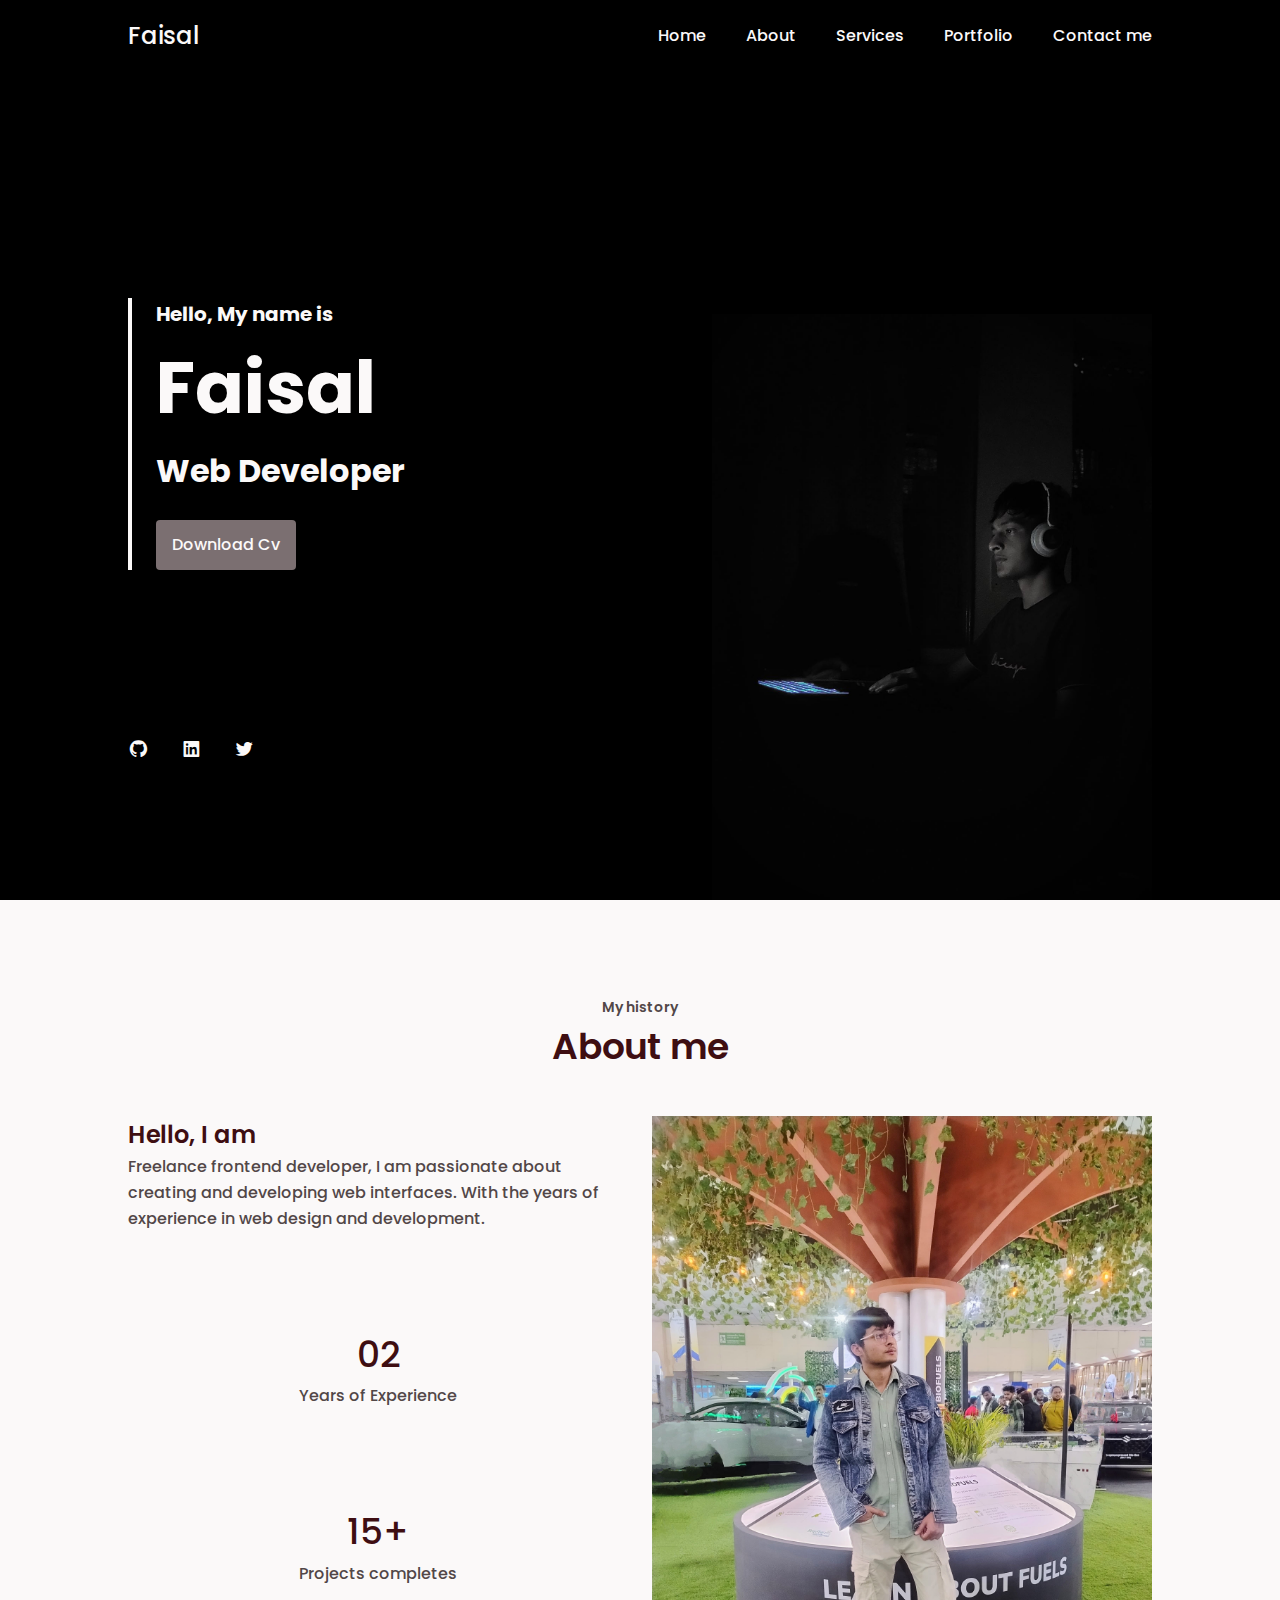
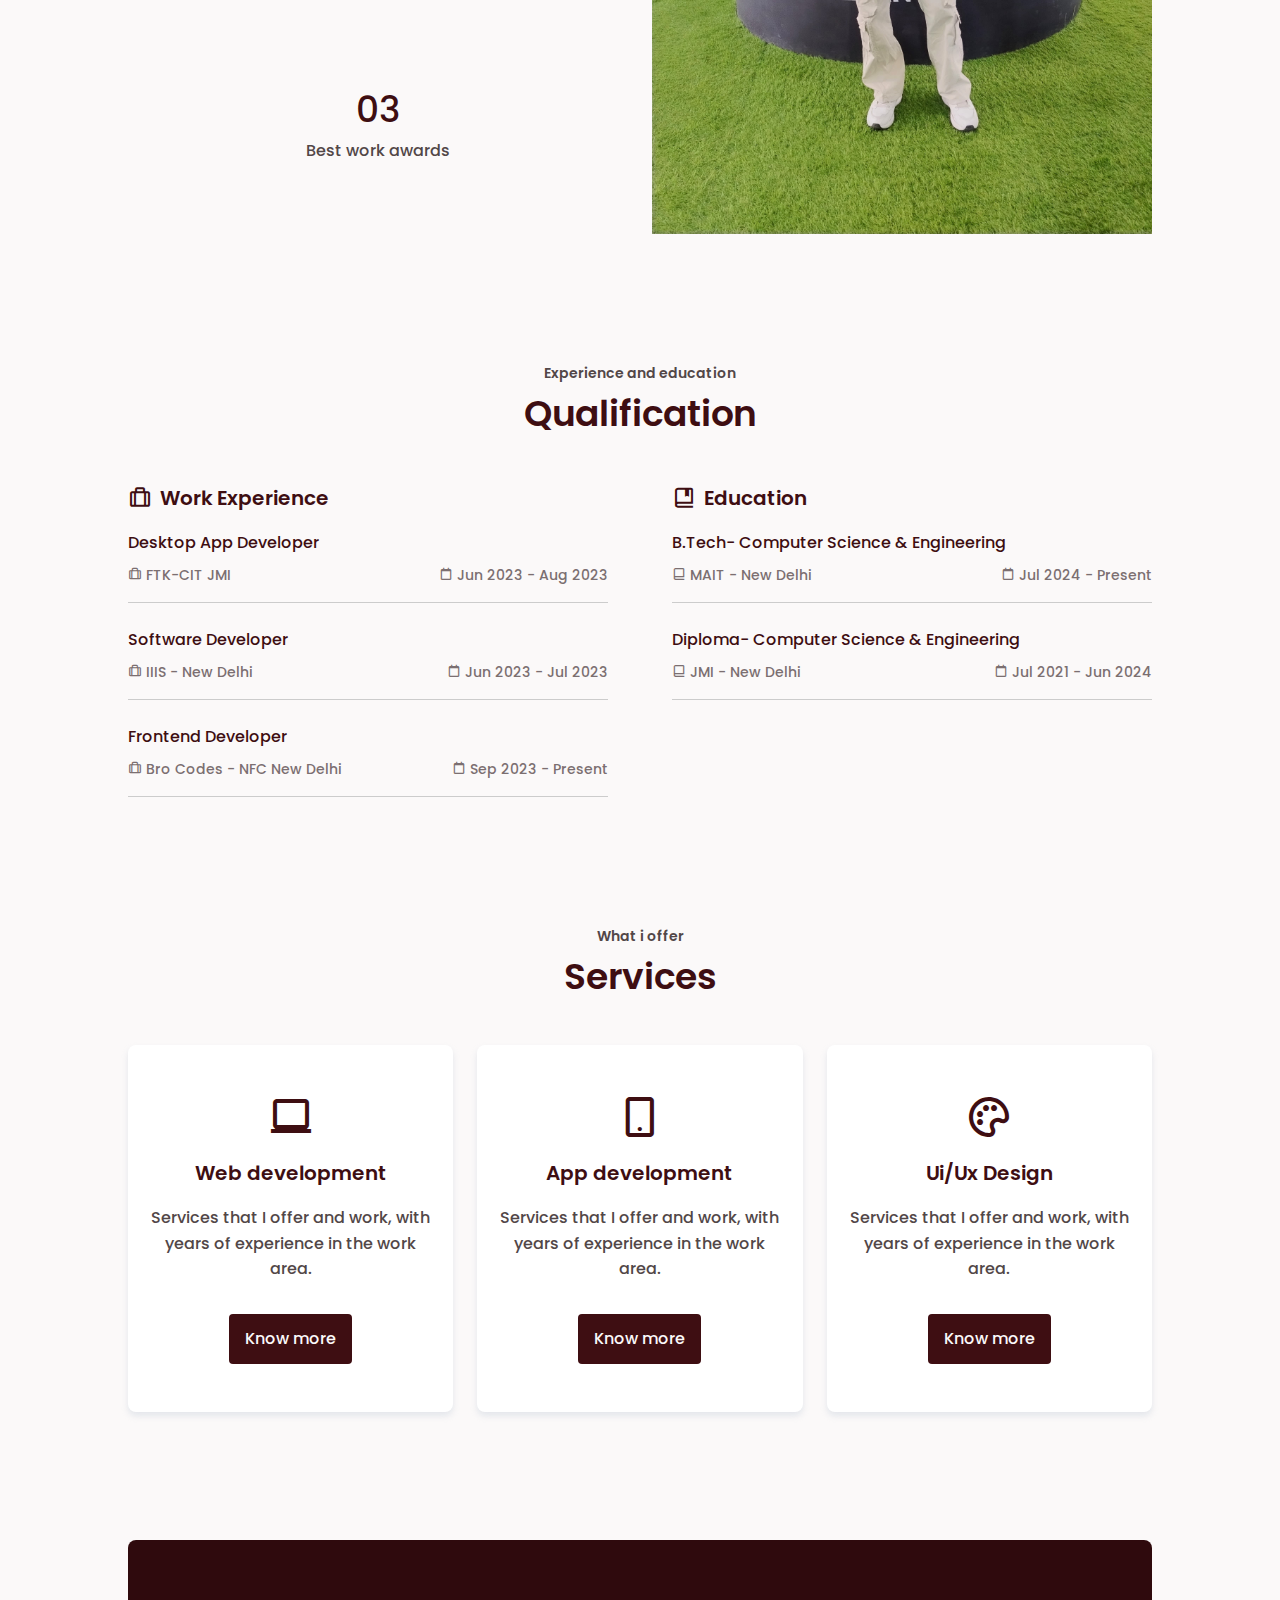
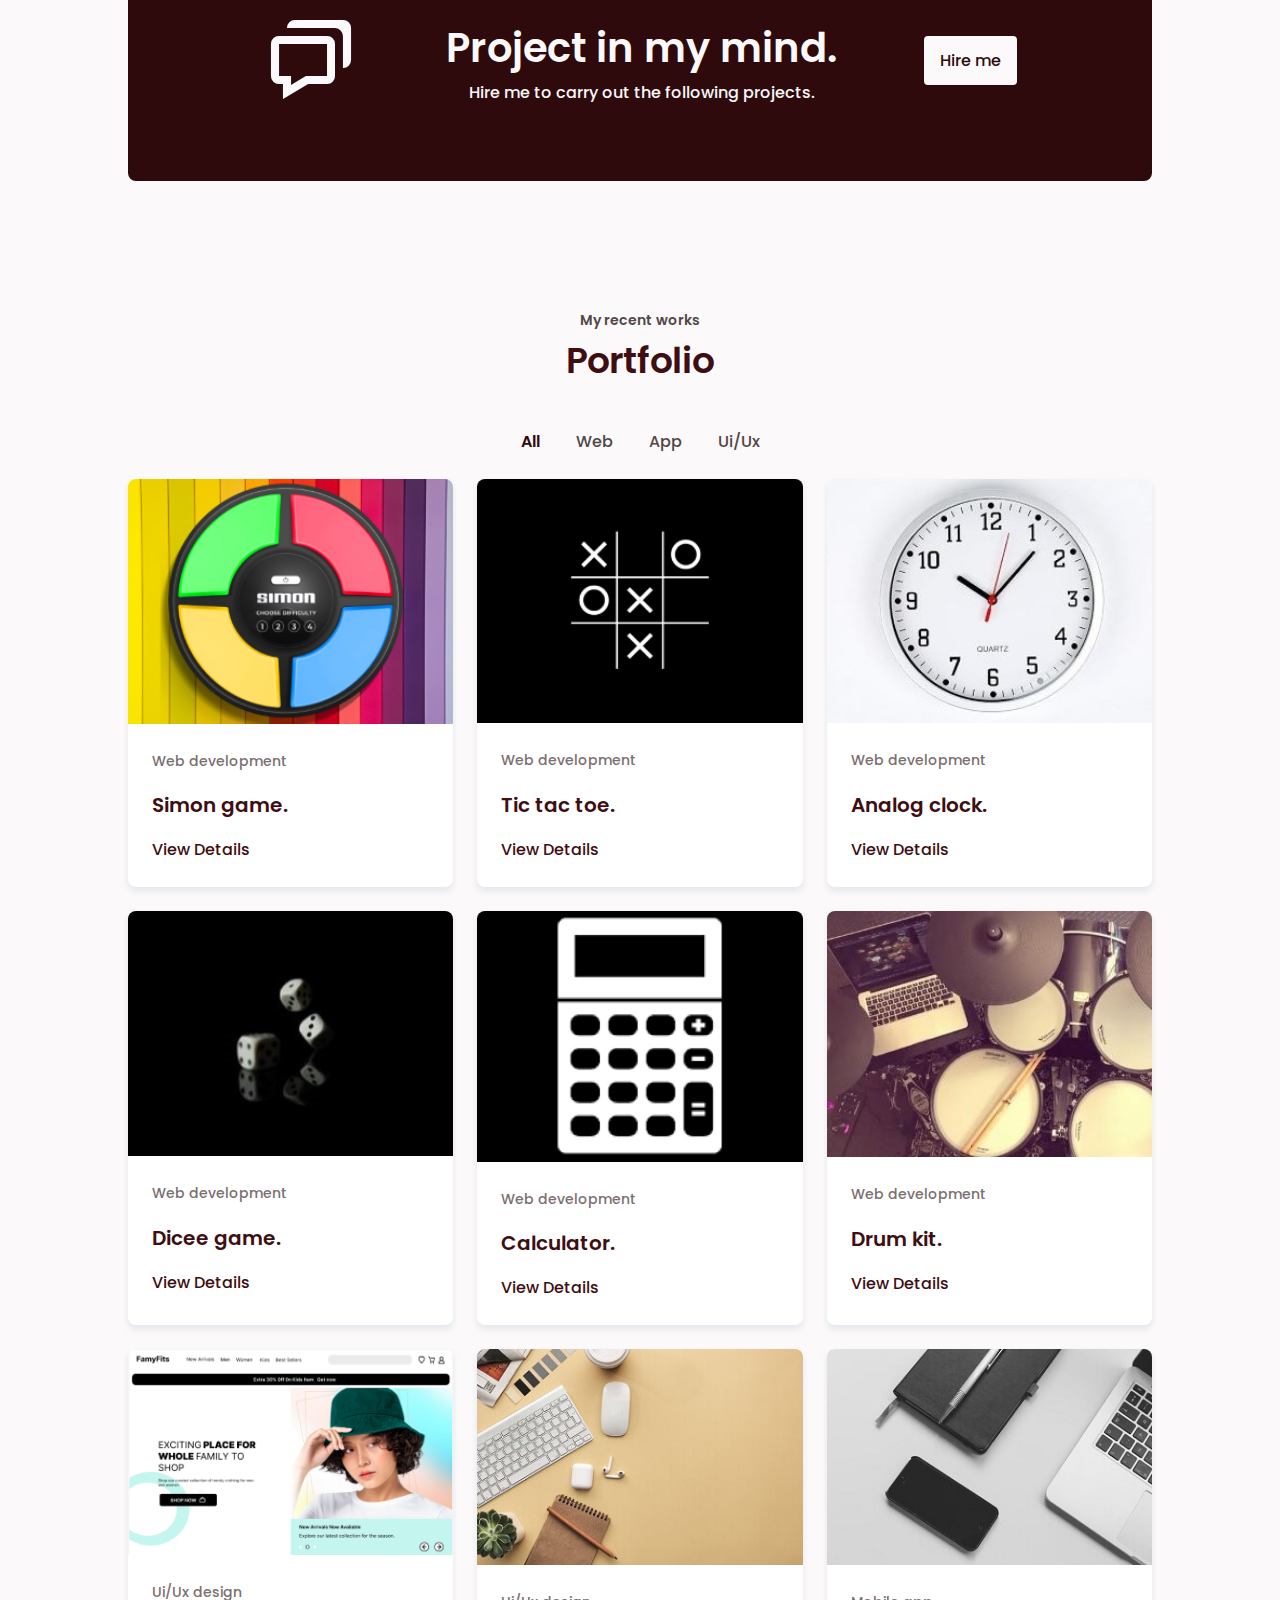
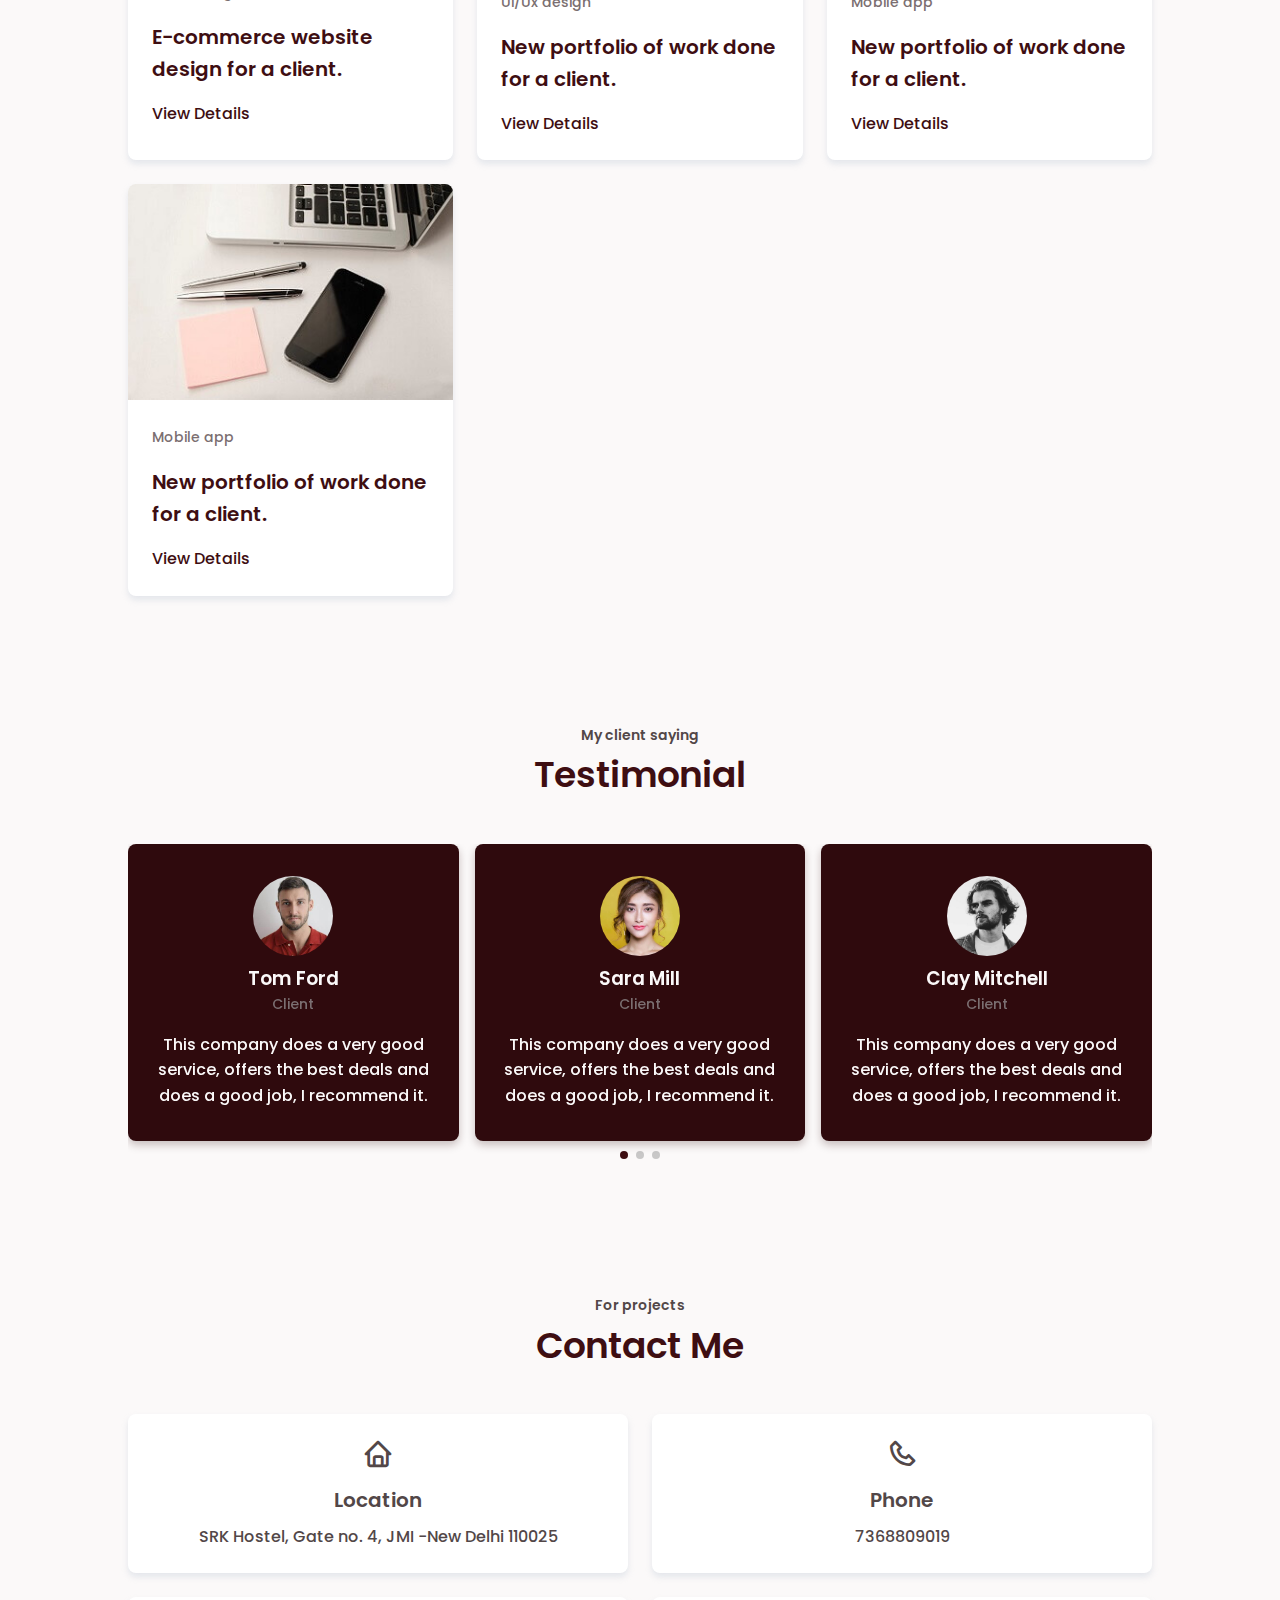
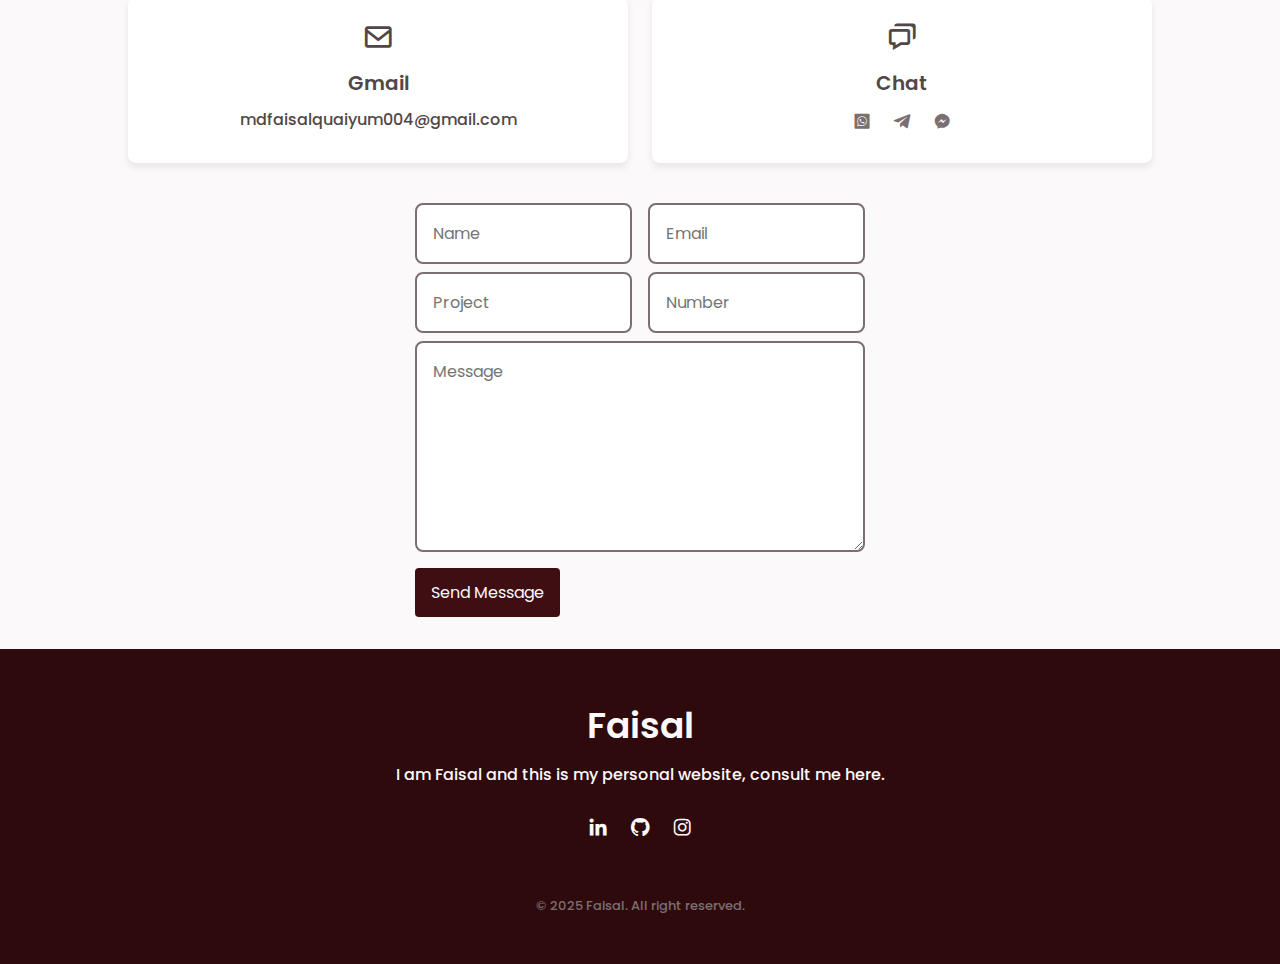
<file: index.html>
<!DOCTYPE html>
<html lang="en">

<head>
    <meta charset="UTF-8">
    <meta name="viewport" content="width=device-width, initial-scale=1.0">

    <!-- ===== SWIPER CSS ===== -->
    <link rel="stylesheet" href="assets/css/swiper-bundle.min.css">

    <!-- ===== BOX ICONS ===== -->
    <link href='https://unpkg.com/boxicons@2.1.4/css/boxicons.min.css' rel='stylesheet'>

    <link rel="icon" href="assets/icons/favicon-16x16.png">

    <!-- ===== CSS ===== -->
    <link rel="stylesheet" href="assets/css/styles.css">

    <title>Faisal's Portfolio</title>
</head>

<body>
    <!-- ===== SCROLL TOP =====  show-scrollclass -->
    <a href="" class="scrolltop" id="scroll-top">
        <i class="bx bx-chevron-up scrolltop__icon"></i>
    </a>

    <!--===== HEADER =====-->
    <header class="l-header" id="header">
        <nav class="nav bd-container">
            <a href="#" class="nav__logo">Faisal</a>

            <div class="nav__menu" id="nav-menu">
                <ul class="nav__list">
                    <li class="nav__item"><a href="#home" class="nav__link active-link">Home</a></li>
                    <li class="nav__item"><a href="#about" class="nav__link">About</a></li>
                    <li class="nav__item"><a href="#services" class="nav__link">Services</a></li>
                    <li class="nav__item"><a href="#portfolio" class="nav__link">Portfolio</a></li>
                    <li class="nav__item"><a href="#contact" class="nav__link">Contact me</a></li>
            </div>

            <div class="nav__toggle" id="nav-toggle">
                <i class='bx bx-menu'></i>
            </div>
        </nav>
    </header>

    <main class="l-main">
        <!--===== HOME =====-->
        <section class="home " id="home">
            <div class="home__container bd-container bd-grid">
                <div class="home__data">
                    <span class="home__greeting">
                        Hello, My name is
                    </span>
                    <h1 class="home__name">Faisal</h1>
                    <span class="home__profession">Web Developer</span>
                    <a download="" href="assets/pdf/Faisal resume.pdf" class="button button-light">Download Cv</a>
                </div>

                <div class="home__social">
                    <a href="https://github.com/faisalquaiyum" target="_blank" class="home__social-icon"><i class="bx bxl-github"></i></a>
                    <a href="https://www.linkedin.com/in/md-faisal-quaiyum-b943a922b/" target="_blank" class="home__social-icon"><i class="bx bxl-linkedin-square"></i></a>
                    <a href="https://x.com/faisalquaiyum" target="_blank" class="home__social-icon"><i class="bx bxl-twitter"></i></a>
                </div>

                <div class="home__img">
                    <img src="assets/img/home.jpg" alt="">
                </div>
            </div>
        </section>

        <!--===== ABOUT =====-->
        <section class="about__container section bd-container" id="about">
            <span class="section-subtitle">My history</span>
            <h2 class="section-title">About me</h2>

            <div class="about bd-grid">
                <div class="about__container bd-grid">
                    <p class="about__description">
                        <span>Hello, I am <br> </span>
                        Freelance frontend developer, I am passionate about creating and developing web interfaces. With
                        the years of experience in web design and development.
                    </p>

                    <div>
                        <span class="about__number">02</span>
                        <span class="about__achievement">Years of Experience</span>
                    </div>

                    <div>
                        <span class="about__number">15+</span>
                        <span class="about__achievement">Projects completes</span>
                    </div>

                    <div>
                        <span class="about__number">03</span>
                        <span class="about__achievement">Best work awards</span>
                    </div>
                </div>

                <img src="assets/img/about.jpg" alt="">
            </div>
        </section>

        <!--===== QUALIFICATION =====-->
        <section class="qualification section bd-container">
            <span class="section-subtitle">Experience and education</span>
            <h2 class="section-title">Qualification</h2>

            <div class="qualification__container bd-grid">
                <!-- Work -->
                <div class="qualification__content">
                    <h2 class="qualification__title">
                        <i class="bx bx-briefcase-alt qualification__title-icon"></i> Work Experience
                    </h2>

                    <div class="bd-grid">
                        <div class="qualification__data">
                            <h3 class="qualification__area">Desktop App Developer</h3>

                            <div class="qualification__box">
                                <span class="qualification__work">
                                    <i class="bx bx-briefcase-alt qualification__icon"></i> FTK-CIT JMI
                                </span>

                                <span class="qualification__work">
                                    <i class="bx bx-calendar-alt qualification__icon"></i> Jun 2023 - Aug 2023
                                </span>
                            </div>
                        </div>

                        <div class="qualification__data">
                            <h3 class="qualification__area">Software Developer</h3>

                            <div class="qualification__box">
                                <span class="qualification__work">
                                    <i class="bx bx-briefcase-alt qualification__icon"></i> IIIS - New Delhi
                                </span>

                                <span class="qualification__work">
                                    <i class="bx bx-calendar-alt qualification__icon"></i> Jun 2023 - Jul 2023
                                </span>
                            </div>
                        </div>

                        <div class="qualification__data">
                            <h3 class="qualification__area">Frontend Developer</h3>

                            <div class="qualification__box">
                                <span class="qualification__work">
                                    <i class="bx bx-briefcase-alt qualification__icon"></i> Bro Codes - NFC New Delhi
                                </span>

                                <span class="qualification__work">
                                    <i class="bx bx-calendar-alt qualification__icon"></i> Sep 2023 - Present
                                </span>
                            </div>
                        </div>
                    </div>
                </div>

                <!-- Education -->
                <div class="qualification__content">
                    <h2 class="qualification__title">
                        <i class="bx bx-book-bookmark qualification__title-icon"></i> Education
                    </h2>

                    <div class="bd-grid">

                        <div class="qualification__data">
                            <h3 class="qualification__area">B.Tech- Computer Science & Engineering</h3>

                            <div class="qualification__box">
                                <span class="qualification__work">
                                    <i class="bx bx-book-alt qualification__icon"></i> MAIT - New Delhi
                                </span>

                                <span class="qualification__work">
                                    <i class="bx bx-calendar-alt  qualification__icon"></i> Jul 2024 - Present
                                </span>
                            </div>
                        </div>

                        <div class="qualification__data">
                            <h3 class="qualification__area">Diploma- Computer Science & Engineering</h3>

                            <div class="qualification__box">
                                <span class="qualification__work">
                                    <i class="bx bx-book-alt qualification__icon"></i> JMI - New Delhi
                                </span>

                                <span class="qualification__work">
                                    <i class="bx bx-calendar-alt  qualification__icon"></i> Jul 2021 - Jun 2024
                                </span>
                            </div>
                        </div>

                    </div>
                </div>
            </div>
        </section>

        <!--===== SERVICES =====-->
        <section class="services section bd-container" id="services">
            <span class="section-subtitle">What i offer</span>
            <h2 class="section-title">Services</h2>

            <div class="services__container bd-grid">
                <div class="services__data">
                    <i class="bx bx-laptop services__icon"></i>
                    <h3 class="services__title">Web development</h3>
                    <p class="services__description">Services that I offer and work, with years of experience in the work area.</p>
                    <a href="#" class="button">Know more</a>
                </div>

                <div class="services__data">
                    <i class="bx bx-mobile-alt services__icon"></i>
                    <h3 class="services__title">App development</h3>
                    <p class="services__description">Services that I offer and work, with years of experience in the work area.</p>
                    <a href="#" class="button">Know more</a>
                </div>

                <div class="services__data">
                    <i class="bx bx-palette services__icon"></i>
                    <h3 class="services__title">Ui/Ux Design</h3>
                    <p class="services__description">Services that I offer and work, with years of experience in the work area.</p>
                    <a href="#" class="button">Know more</a>
                </div>
            </div>
        </section>

        <!--===== PROJECT IN MIND =====-->
        <section class="project section bd-container">
            <div class="project__container bd-grid">
                <div class="project__data">
                    <i class="bx bx-chat project__icon"></i>
                </div>

                <div>
                    <h2 class="project__title">Project in my mind.</h2>
                    <p class="project__description">Hire me to carry out the following projects.</p>
                </div>

                <div>
                    <a href="#" class="button button-white">Hire me</a>
                </div>
            </div>
        </section>

        <!--===== PORTFOLIO =====-->
        <section class="portfolio section bd-container" id="portfolio">
            <span class="section-subtitle">My recent works</span>
            <h2 class="section-title">Portfolio</h2>

            <div class="portfolio__nav">
                <span class="portfolio__item active-portfolio" data-filter="all">All</span>
                <span class="portfolio__item" data-filter=".web">Web</span>
                <span class="portfolio__item" data-filter=".app">App</span>
                <span class="portfolio__item" data-filter=".ux">Ui/Ux</span>
            </div>

            <div class="portfolio__container bd-grid">
                <div class="portfolio__content mix web">
                    <a href="#"><img src="assets/img/work1-simon.png" alt="" class="portfolio__img"></a>
                    <div class="portfolio__data">
                        <span class="portfolio__subtitle">Web development</span>
                        <a href="#"><h2 class="portfolio__title">Simon game.</h2></a>
                        <a href="Projects/Simon game/index.html" target="_blank" class="button button-link">View Details</a>
                    </div>
                </div>

                <div class="portfolio__content mix web">
                    <a href="#"><img src="assets/img/work2-tictactoe.png" alt="" class="portfolio__img"></a>
                    <div class="portfolio__data">
                        <span class="portfolio__subtitle">Web development</span>
                        <a href="#"><h2 class="portfolio__title">Tic tac toe.</h2></a>
                        <a href="Projects/Tic Tac Toe/index.html" target="_blank" class="button button-link">View Details</a>
                    </div>
                </div>
                
                <div class="portfolio__content mix web">
                    <a href="#"><img src="assets/img/work3-analog.jpg" alt="" class="portfolio__img"></a>
                    <div class="portfolio__data">
                        <span class="portfolio__subtitle">Web development</span>
                        <a href="#"><h2 class="portfolio__title">Analog clock.</h2></a>
                        <a href="Projects/Clock Analog/index.html" target="_blank" class="button button-link">View Details</a>
                    </div>
                </div>

                <div class="portfolio__content mix web">
                    <a href="#"><img src="assets/img/work4-dicee.jpg" alt="" class="portfolio__img"></a>
                    <div class="portfolio__data">
                        <span class="portfolio__subtitle">Web development</span>
                        <a href="#"><h2 class="portfolio__title">Dicee game.</h2></a>
                        <a href="Projects/Dicee/index.html" target="_blank" class="button button-link">View Details</a>
                    </div>
                </div>

                <div class="portfolio__content mix web">
                    <a href="#"><img src="assets/img/work5-calculator.png" alt="" class="portfolio__img"></a>
                    <div class="portfolio__data">
                        <span class="portfolio__subtitle">Web development</span>
                        <a href="#"><h2 class="portfolio__title">Calculator.</h2></a>
                        <a href="Projects/Calculator New/index.html" target="_blank" class="button button-link">View Details</a>
                    </div>
                </div>

                <div class="portfolio__content mix web">
                    <a href="#"><img src="assets/img/work6-drum.jpg" alt="" class="portfolio__img"></a>
                    <div class="portfolio__data">
                        <span class="portfolio__subtitle">Web development</span>
                        <a href="#"><h2 class="portfolio__title">Drum kit.</h2></a>
                        <a href="Projects/DOM- Drum kit/index.html" target="_blank" class="button button-link">View Details</a>
                    </div>
                </div>

                <div class="portfolio__content mix ux">
                    <a href="#"><img src="assets/img/work7.png" alt="" class="portfolio__img"></a>
                    <div class="portfolio__data">
                        <span class="portfolio__subtitle">Ui/Ux design</span>
                        <a href="#"><h2 class="portfolio__title">E-commerce website design for a client.</h2></a>
                        <a href="https://www.figma.com/design/MKBqrtpCkmPRxjYy3ZGzlp/Ecommerce-Clothing?node-id=0-1&p=f&t=Jqw670vVefAIwiLR-0" class="button button-link">View Details</a>
                    </div>
                </div>

                <div class="portfolio__content mix ux">
                    <a href="#"><img src="assets/img/work8.jpg" alt="" class="portfolio__img"></a>
                    <div class="portfolio__data">
                        <span class="portfolio__subtitle">Ui/Ux design</span>
                        <a href="#"><h2 class="portfolio__title">New portfolio of work done for a client.</h2></a>
                        <a href="#" class="button button-link">View Details</a>
                    </div>
                </div>

                <div class="portfolio__content mix app">
                    <a href="#"><img src="assets/img/work9.jpg" alt="" class="portfolio__img"></a>
                    <div class="portfolio__data">
                        <span class="portfolio__subtitle">Mobile app</span>
                        <a href="#"><h2 class="portfolio__title">New portfolio of work done for a client.</h2></a>
                        <a href="#" class="button button-link">View Details</a>
                    </div>
                </div>

                <div class="portfolio__content mix app">
                    <a href="#"><img src="assets/img/work10.jpg" alt="" class="portfolio__img"></a>
                    <div class="portfolio__data">
                        <span class="portfolio__subtitle">Mobile app</span>
                        <a href="#"><h2 class="portfolio__title">New portfolio of work done for a client.</h2></a>
                        <a href="#" class="button button-link">View Details</a>
                    </div>
                </div>
            </div>
        </section>

        <!--===== TESTIMONIAL =====-->
        <section class="testimonial section bd-container">
            <span class="section-subtitle">My client saying</span>
            <h2 class="section-title">Testimonial</h2>

            <div class="testimonial__container swiper-container">
                <div class="swiper-wrapper">
                    <div class="testimonial__content swiper-slide">
                        <img src="assets/img/testimonial1.jpg" alt="" class="testimonial__img">
                        <h3 class="testimoonial__title">Tom Ford</h3>
                        <span class="testimonial__client">Client</span>
                        <p class="testimonial__description">This company does a very good service, offers the best deals and does a good job, I recommend it.</p>
                    </div>

                    <div class="testimonial__content swiper-slide">
                        <img src="assets/img/testimonial2.jpg" alt="" class="testimonial__img">
                        <h3 class="testimoonial__title">Sara Mill</h3>
                        <span class="testimonial__client">Client</span>
                        <p class="testimonial__description">This company does a very good service, offers the best deals and does a good job, I recommend it.</p>
                    </div>

                    <div class="testimonial__content swiper-slide">
                        <img src="assets/img/testimonial3.jpg" alt="" class="testimonial__img">
                        <h3 class="testimoonial__title">Clay Mitchell</h3>
                        <span class="testimonial__client">Client</span>
                        <p class="testimonial__description">This company does a very good service, offers the best deals and does a good job, I recommend it.</p>
                    </div>
                </div>
                <div class="swiper-pagination"></div>
            </div>
        </section>

        <!--===== CONTACT ME =====-->
        <section class="contact section bd-container" id="contact">
            <span class="section-subtitle">For projects</span>
            <h2 class="section-title">Contact Me</h2>

            <div class="contact__container bd-grid">
                <div class="contact__content bd-grid">
                    <div class="contact__box">
                        <i class="bx bx-home contact__icon"></i>
                        <h3 class="contact__title">Location</h3>
                        <span class="contact__description">SRK Hostel, Gate no. 4, JMI -New Delhi 110025</span>
                    </div>
                    
                    <div class="contact__box">
                        <i class="bx bx-phone contact__icon"></i>
                        <h3 class="contact__title">Phone</h3>
                        <span class="contact__description">7368809019</span>
                    </div>

                    <div class="contact__box">
                        <i class="bx bx-envelope contact__icon"></i>
                        <h3 class="contact__title">Gmail</h3>
                        <span class="contact__description">mdfaisalquaiyum004@gmail.com</span>
                    </div>

                    <div class="contact__box">
                        <i class="bx bx-chat contact__icon"></i>
                        <h3 class="contact__title">Chat</h3>
                        <div>
                            <a href="#" class="contact__social"><i class="bx bxl-whatsapp-square"></i></a>
                            <a href="#" class="contact__social"><i class="bx bxl-telegram"></i></a>
                            <a href="#" class="contact__social"><i class="bx bxl-messenger"></i></a>      
                        </div>
                    </div>
                </div>

                <form action="contactForm.php" method="post" class="contact__form">
                    <div class="contact__inputs">
                        <input type="text" placeholder="Name" class="contact__input" name="name">
                        <input type="email" placeholder="Email" class="contact__input" name="email">
                    </div>

                    <div class="contact__inputs">
                        <input type="text" placeholder="Project" class="contact__input" name="project_name">
                        <input type="number" placeholder="Number" class="contact__input" name="number">
                    </div>

                    <textarea id="" cols="0" rows="7" placeholder="Message" class="contact__input" name="message"></textarea>

                    <input type="submit" value="Send Message" class="button contact__button">
                </form>
            </div>
        </section>

    </main>

    <!--===== FOOTER =====-->
    <footer class="footer">
        <div class="footer__container bd-container">
            <h1 class="footer__title">Faisal</h1>
            <p class="footer__description">I am Faisal and this is my personal website, consult me here.</p>

            <div class="footer__social">
                <a href="https://www.linkedin.com/in/md-faisal-quaiyum-b943a922b/" target="_blank" class="footer__link"><i class="bx bxl-linkedin"></i></a>
                <a href="https://github.com/faisalquaiyum" target="_blank" class="footer__link"><i class="bx bxl-github"></i></a>
                <a href="https://www.instagram.com/_faisalquaiyum/" target="_blank" class="footer__link"><i class="bx bxl-instagram"></i></a>
            </div>

            <p class="footer__copy">&#169; 2025 Faisal. All right reserved.</p>
        </div>
    </footer>

    <!-- ===== MIXITUP FILTER ===== -->
    <script src="assets/js/mixitup.min.js"></script>

    <!-- ===== SWIPER JS ===== -->
    <script src="assets/js/swiper-bundle.min.js"></script>

    <!-- ===== GSAP ===== -->
    <script src=""></script>

    <!--===== MAIN JS =====-->
    <script src="assets/js/main.js"></script>
</body>

</html>
</file>
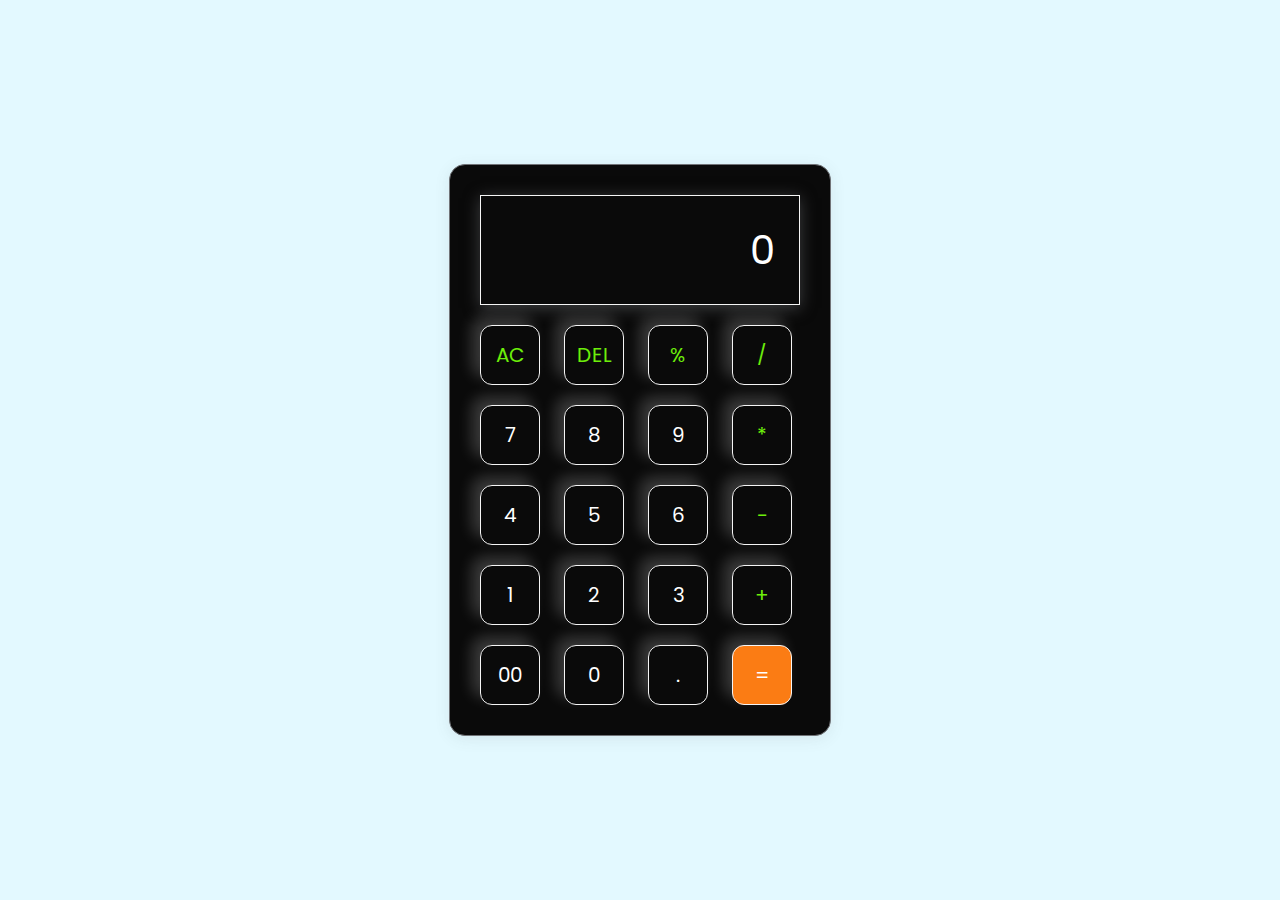
<file: Projects/Calculator New/index.html>
<!DOCTYPE html>
<html lang="en">
<head>
    <meta charset="UTF-8">
    <meta name="viewport" content="width=device-width, initial-scale=1.0">
    <title>Calculator</title>
    <!-- CSS Stylesheet -->
    <link rel="stylesheet" href="styles.css">
</head>
<body>
    <div class="calculator">
        <input type="text" placeholder="0" id="inputBox">
        <div>
            <button class="operator">AC</button>
            <button class="operator">DEL</button>
            <button class="operator">%</button>
            <button class="operator">/</button>
        </div>
        <div>
            <button>7</button>
            <button>8</button>
            <button>9</button>
            <button class="operator">*</button>
        </div>
        <div>
            <button>4</button>
            <button>5</button>
            <button>6</button>
            <button class="operator">-</button>
        </div>
        <div>
            <button>1</button>
            <button>2</button>
            <button>3</button>
            <button class="operator">+</button>
        </div>
        <div>
            <button>00</button>
            <button>0</button>
            <button>.</button>
            <button class="equalBtn">=</button>
        </div>
    </div>

    <script src="script.js"></script>
</body>
</html>
</file>
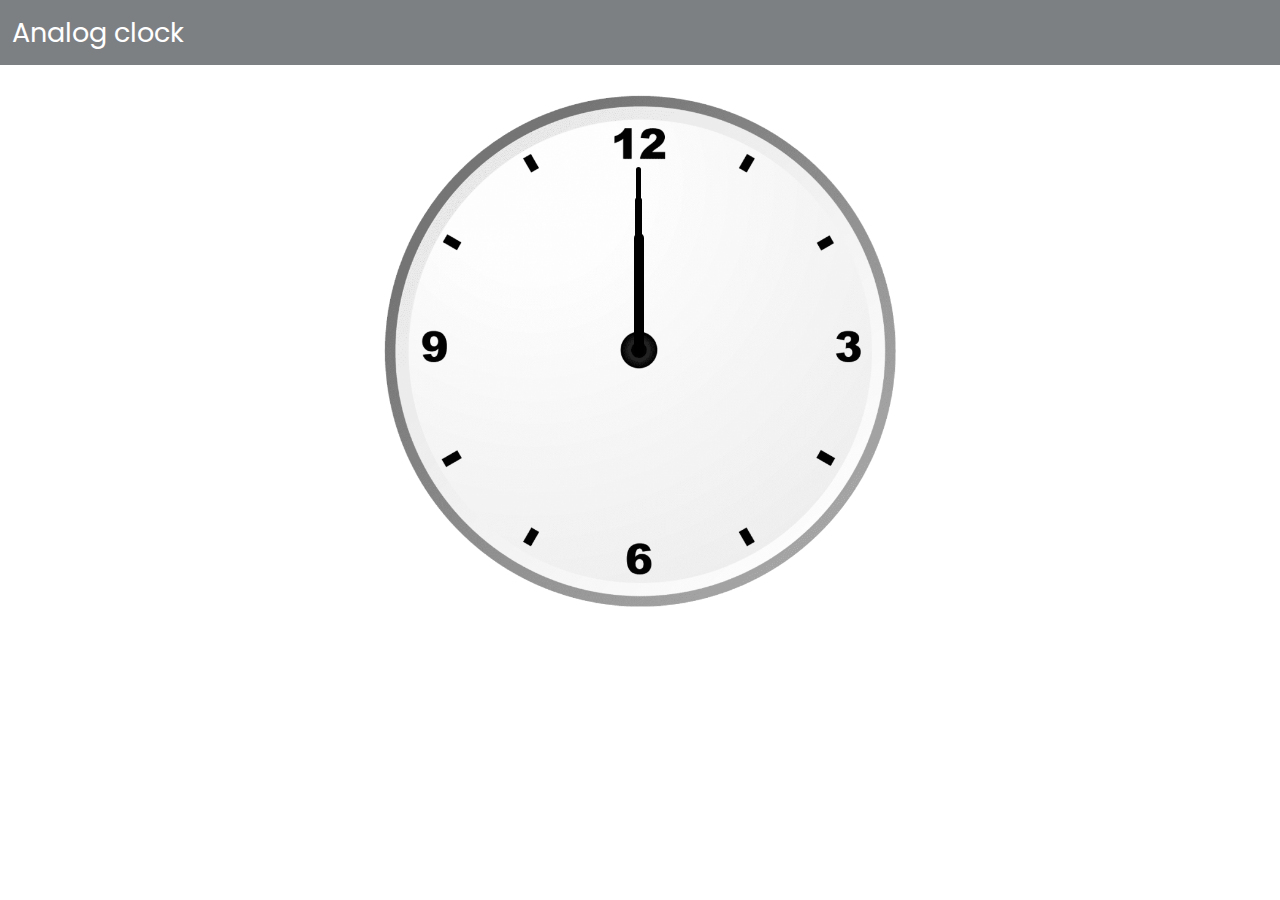
<file: Projects/Clock Analog/index.html>
<!DOCTYPE html>
<html lang="en">

<head>
    <meta charset="UTF-8">
    <meta name="viewport" content="width=device-width, initial-scale=1.0">
    <title>Analog clock</title>
    <link rel="stylesheet" href="styles.css">
</head>

<body>
    <!-- NavBar -->
    <nav>
        <ul>
            <li>Analog clock</li>
        </ul>
    </nav>

    <div id="clockContainer">
        <div id="hour"></div>
        <div id="minute"></div>
        <div id="second"></div>
    </div>

    <script src="script.js"></script>
</body>

</html>
</file>
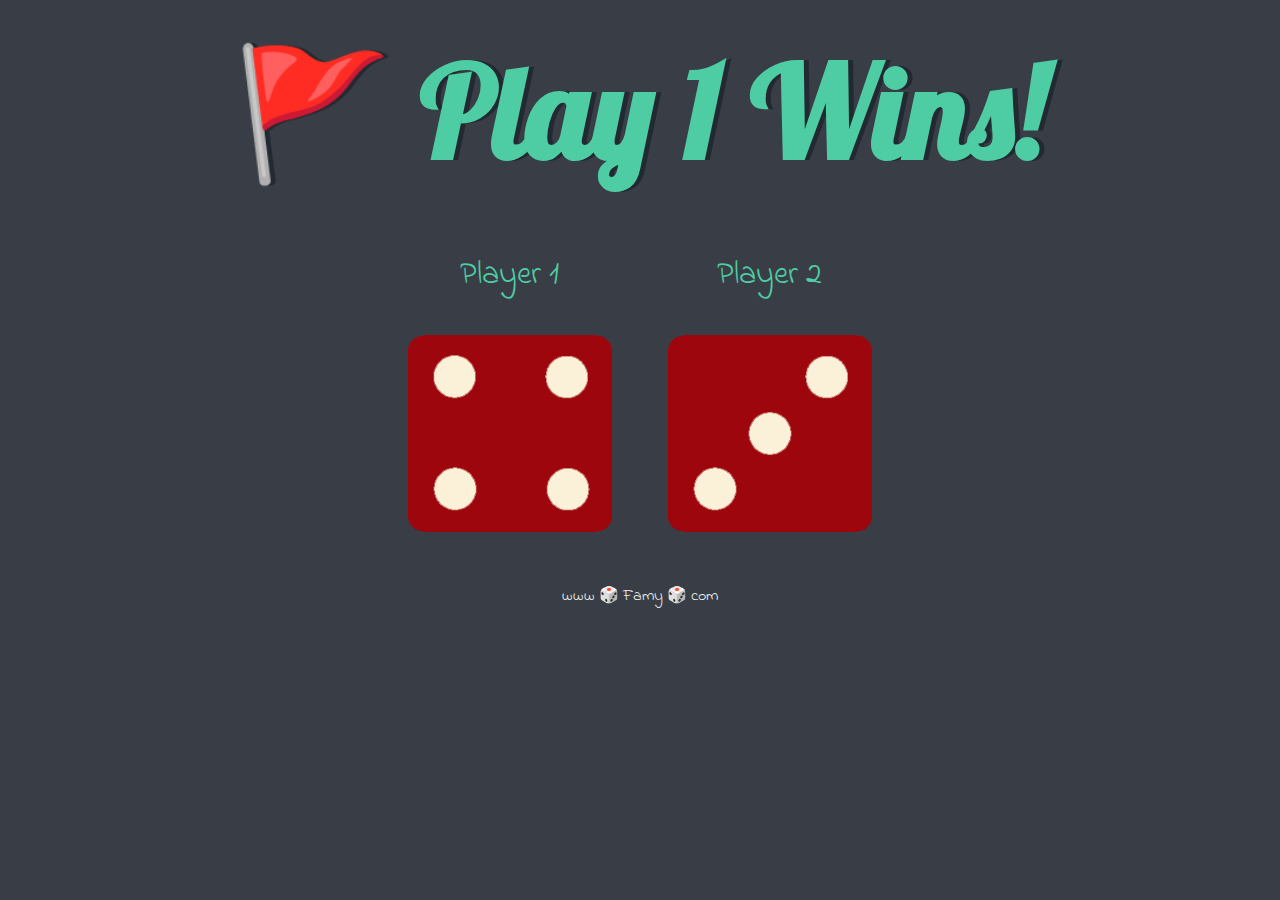
<file: Projects/Dicee/index.html>
<!DOCTYPE html>
<html lang="en">
<head>
    <meta charset="UTF-8">
    <meta name="viewport" content="width=device-width, initial-scale=1.0">
    <title>Dicee</title>

    <link rel="stylesheet" href="styles.css">
    <link href="https://fonts.googleapis.com/css?family=Indie+Flower|Lobster" rel="stylesheet">
</head>
<body>
    <div class="container">
        <h1>Refresh me</h1>

        <div class="dice">
            <p>Player 1</p>
            <img class="img1" src="images/dice6.png" alt="dice-img">
        </div>

        <div class="dice">
            <p>Player 2</p>
            <img class="img2" src="images/dice6.png" alt="dice-img">
        </div>

        <script src="index.js" charset="UTF-8"></script>

        <footer>
            www 🎲 Famy 🎲 com
        </footer>

    </div>
</body>
</html>
</file>
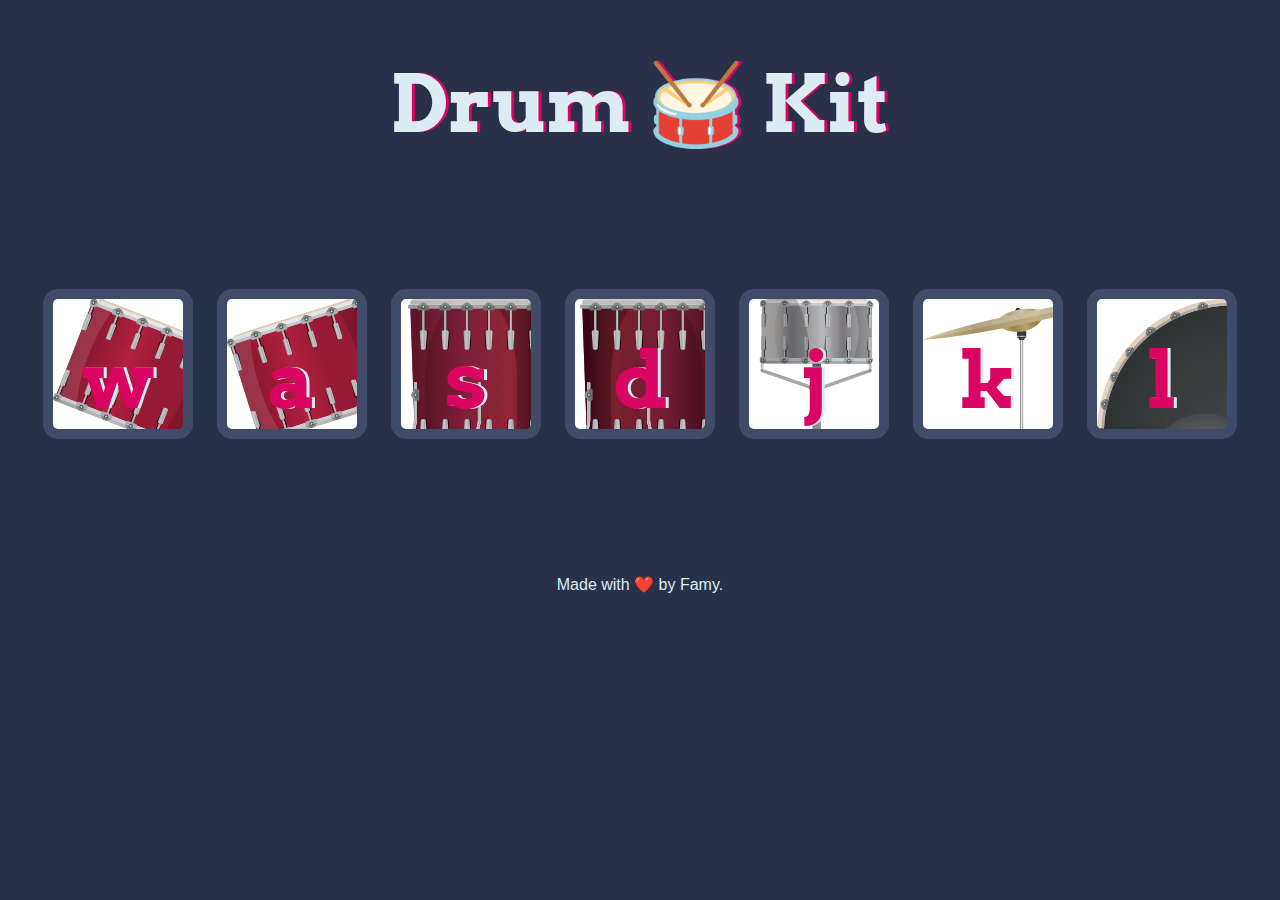
<file: Projects/DOM- Drum kit/index.html>
<!DOCTYPE html>
<html lang="en" dir="ltr">

<head>
  <meta charset="utf-8">
  <title>Drum Kit</title>
  <link rel="stylesheet" href="styles.css">
  <link href="https://fonts.googleapis.com/css?family=Arvo" rel="stylesheet">
</head>

<body>
  <h1 id="title">Drum 🥁 Kit</h1>
  <div class="set">
    <button class="w drum">w</button>
    <button class="a drum">a</button>
    <button class="s drum">s</button>
    <button class="d drum">d</button>
    <button class="j drum">j</button>
    <button class="k drum">k</button>
    <button class="l drum">l</button>
  </div>


<script src="index.js" charset="utf-8"></script>

<footer>
  Made with ❤️ by Famy.
</footer>
</body>
</html>
</file>
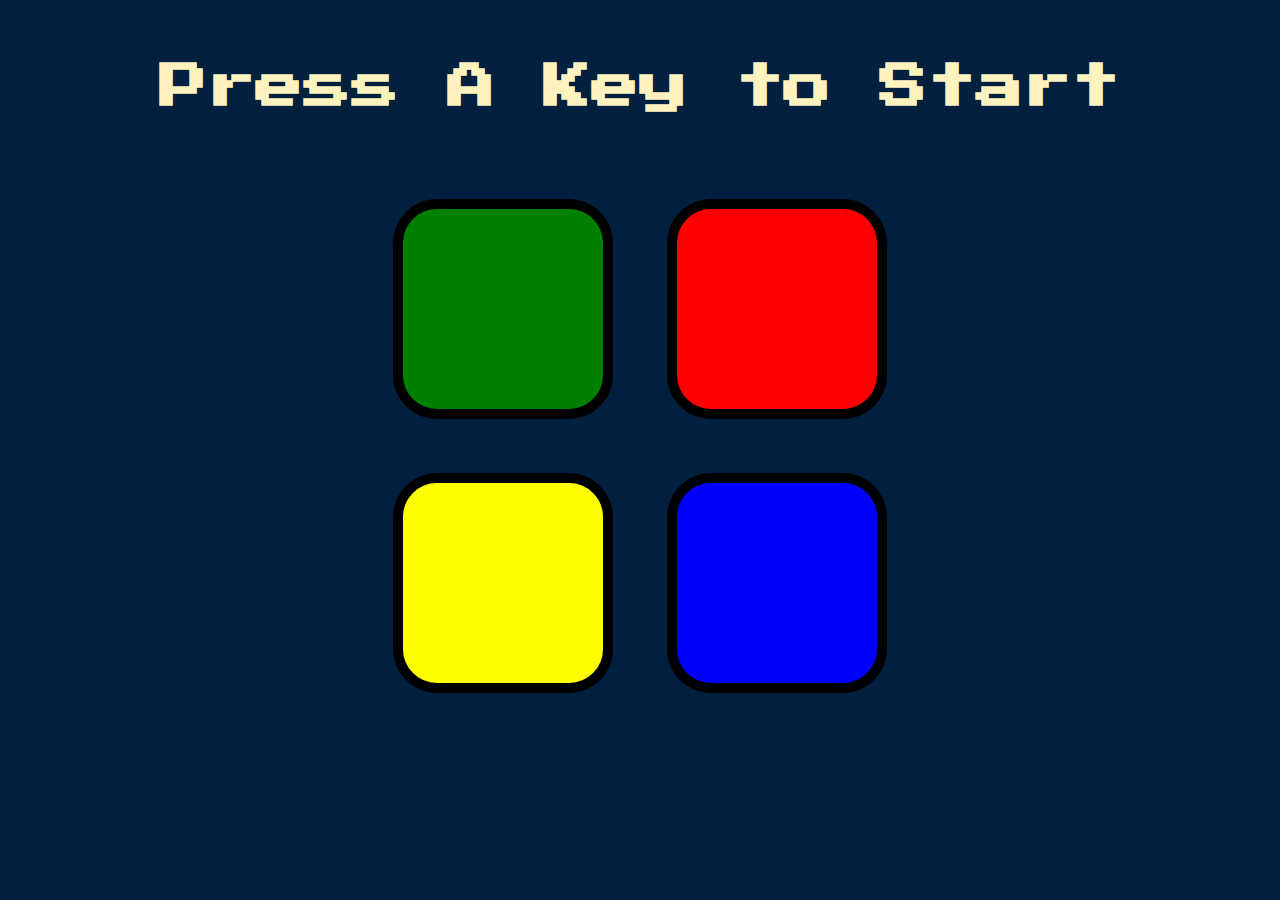
<file: Projects/Simon game/index.html>
<!DOCTYPE html>
<html lang="en" dir="ltr">

<head>
  <meta charset="utf-8">
  <title>Simon</title>
  <link rel="stylesheet" href="styles.css">
  <link href="https://fonts.googleapis.com/css?family=Press+Start+2P" rel="stylesheet">
</head>

<body> 
  <h1 id="level-title">Press A Key to Start</h1>
  <div class="container">
    <div lass="row">

      <div type="button" id="green" class="btn green">

      </div>

      <div type="button" id="red" class="btn red">

      </div>
    </div>

    <div class="row">

      <div type="button" id="yellow" class="btn yellow">

      </div>
      <div type="button" id="blue" class="btn blue">

      </div>

    </div>

  </div>

    <script src="https://ajax.googleapis.com/ajax/libs/jquery/3.7.0/jquery.min.js"></script>
    <script src="game.js" charset="UTF-8"></script>

</body>

</html>
</file>
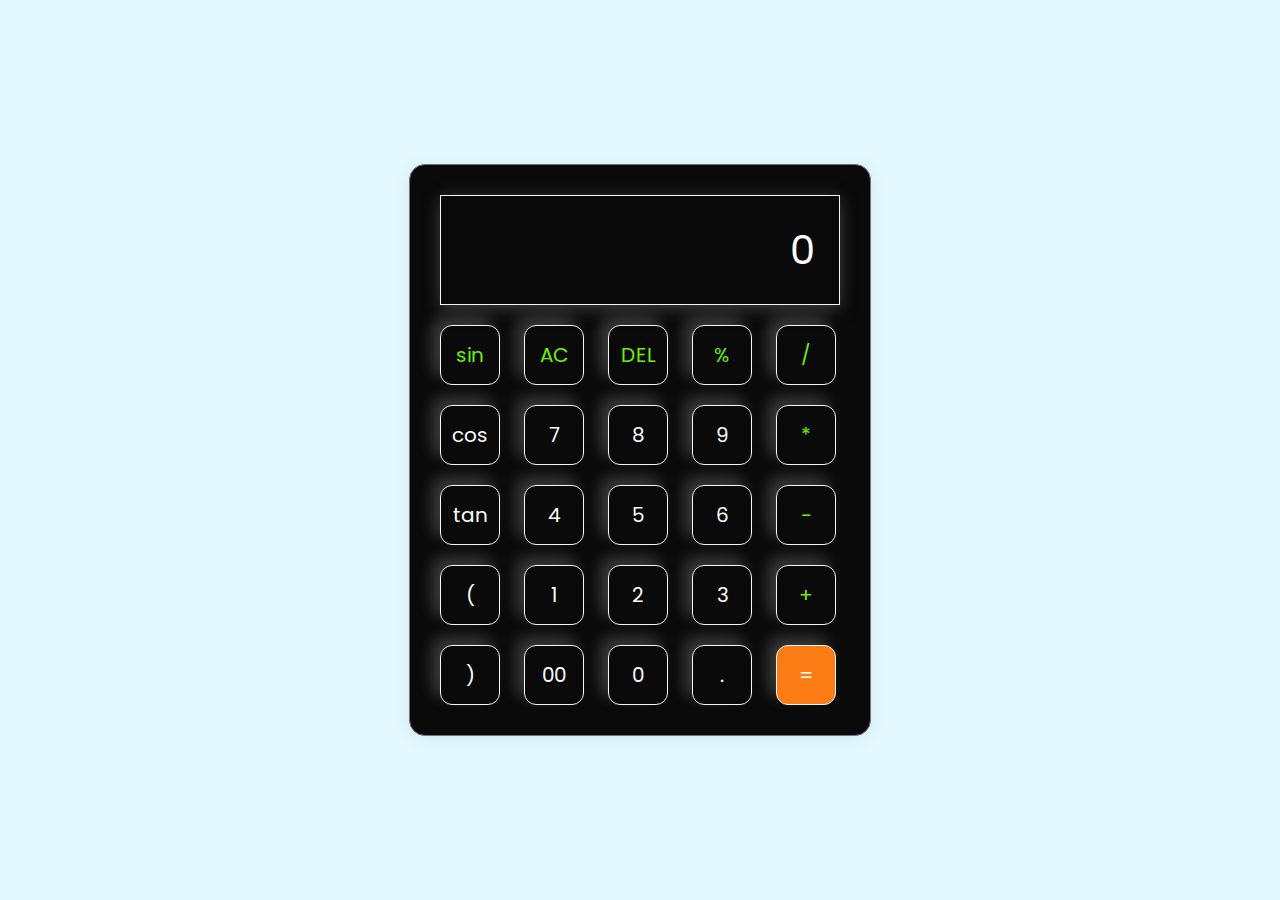
<file: Projects/Calculator New/index2.html>
<!DOCTYPE html>
<html lang="en">
<head>
    <meta charset="UTF-8">
    <meta name="viewport" content="width=device-width, initial-scale=1.0">
    <title>Calculator</title>
    <!-- CSS Stylesheet -->
    <link rel="stylesheet" href="styles.css">
</head>
<body>
    <div class="calculator">
        <input type="text" style="width: 400px;" placeholder="0" id="inputBox">
        <div>
            <button class="operator">sin</button>
            <button class="operator">AC</button>
            <button class="operator">DEL</button>
            <button class="operator">%</button>
            <button class="operator">/</button>
        </div>
        <div>
            <button>cos</button>
            <button>7</button>
            <button>8</button>
            <button>9</button>
            <button class="operator">*</button>
        </div>
        <div>
            <button>tan</button>
            <button>4</button>
            <button>5</button>
            <button>6</button>
            <button class="operator">-</button>
        </div>
        <div>
            <button>(</button>
            <button>1</button>
            <button>2</button>
            <button>3</button>
            <button class="operator">+</button>
        </div>
        <div>
            <button>)</button>
            <button>00</button>
            <button>0</button>
            <button>.</button>
            <button class="equalBtn">=</button>
        </div>
    </div>

    <script src="script.js"></script>
</body>
</html>
</file>
<file: assets/css/styles.css>
/*===== GOOGLE FONTS =====*/
@import url("https://fonts.googleapis.com/css2?family=Poppins:wght@400;500;600;700&display=swap");

/*===== VARIABLES CSS =====*/
:root{
  --header-height: 3rem;

  /*===== Colors =====*/
  --first-color: #3E0E12;
  --first-color-dark: #2F0A0D;
  --text-color: #524748;
  --first-color-light: #7B6F71;
  --first-color-lighten: #FBF9F9;

  /*===== Font and typography =====*/
  --body-font: 'Poppins', sans-serif;
  --biggest-font-size: 2.5rem;
  --h1-font-size: 1.5rem;
  --h2-font-size: 1.25rem;
  --h3-font-size: 1.125rem;
  --normal-font-size: .938rem;
  --small-font-size: .813rem;
  --smaller-font-size: .75rem;

  /*===== Font weight =====*/
  --font-medium: 500;
  --font-semi-bold: 600;
  --font-bold: 700;

  /*===== Margenes =====*/
  --mb-1: .5rem;
  --mb-2: 1rem;
  --mb-3: 1.5rem;
  --mb-4: 2rem;
  --mb-5: 2.5rem;
  --mb-6: 3rem;

  /*===== z index =====*/
  --z-normal: 1;
  --z-tooltip: 10;
  --z-fixed: 100;
}
  
@media screen and (min-width: 768px){
  :root{
    --biggest-font-size: 4.5rem;
    --h1-font-size: 2.25rem;
    --h2-font-size: 1.5rem;
    --h3-font-size: 1.25rem;
    --normal-font-size: 1rem;
    --small-font-size: .875rem;
    --smaller-font-size: .813rem;
  }
}

/*===== BASE =====*/
*,::before,::after{
  box-sizing: border-box;
}

html{
  scroll-behavior: smooth;
}

body{
  margin: var(--header-height) 0 0 0;
  font-family: var(--body-font);
  font-size: var(--normal-font-size);
  font-weight: var(--font-medium);
  background-color: var(--first-color-lighten);
  color: var(--text-color);
  line-height: 1.6;
}

h1,h2,h3,ul,p{
  margin: 0;
}

h2,h3{
  font-weight: var(--font-semi-bold);
}

ul{
  padding: 0;
  list-style: none;
}

a{
  text-decoration: none;
}

img{
  max-width: 100%;
  height: auto;
  display: block;
}

/*===== CLASS CSS =====*/
.section {
  padding: 4rem 0 2rem;
}

.section-title, .section-subtitle {
  text-align: center;
}

.section-title {
  font-size: var(--h1-font-size);
  color: var(--first-color);
  margin-bottom: var(--mb-3);
}

.section-subtitle {
  display: block;
  font-size: var(--small-font-size);
  font-weight: var(--font-semi-bold);
}

/*===== LAYOUT =====*/
.bd-container {
  max-width: 1024px;
  width: calc(100% - 2rem);
  margin-left: var(--mb-2);
  margin-right: var(--mb-2);
}

.bd-grid {
  display: grid;
  gap: 1.5rem;
}

.l-header {
  width: 100%;
  position: fixed;
  top: 0;
  left: 0;
  z-index: var(--z-fixed);
  background-color: #000;
}

/*===== NAV =====*/
.nav {
  height: var(--header-height);
  display: flex;
  justify-content: space-between;
  align-items: center;
}

@media screen and (max-width: 768px){
  .nav__menu {
    position: fixed;
    top: -100%;
    left: 0;
    width: 100%;
    padding-top: 1.5rem;
    text-align: center;
    background-color: #000;
    transition: .4s;
    box-shadow: 0 2px 4px rgba(0, 0, 0, .1);
    border-radius: 0 0 1rem 1rem;
  }
}

.nav__item {
  margin-bottom: var(--mb-3);
}

.nav__link {
  color: var(--first-color-lighten);
  transition: .3s;
}

.nav__link:hover {
  color: var(--first-color-light);
}

.nav__logo, .nav__toggle {
  color: var(--first-color-lighten);
}

.nav__logo {
  font-size: 1.5rem;
}

.nav__toggle {
  font-size: 1.3rem;
  cursor: pointer;
}


/* Show menu */
.show-menu {
  top: var(--header-height);
}

/* Active menu */
.active-link {
  position: relative;
}

/* .active-link::after {
  content: '';
  position: absolute;
  bottom: -.7rem;
  left: 0;
  width: 65%;
  height: 3px;
  background-color: var(--first-color-light);
} */


/* Change background header */
.scroll-header {
  background-color: var(--first-color-lighten);
  box-shadow: 0 2px 4px rgba(0, 0, 0, .1);
}

.scroll-header .nav__logo, .scroll-header .nav__toggle, .scroll-header .nav__link{
  color: var(--first-color-dark);
}

.scroll-header .nav__menu {
  background-color: var(--first-color-lighten);
}

/*===== SCROLL TOP =====*/
.scrolltop {
  position: fixed;
  right: 1rem;
  bottom: -20%;
  display: flex;
  justify-content: center;
  align-items: center;
  padding: .5rem;
  background: rgba(123, 111, 113, .7);
  border-radius: .5rem;
  z-index: var(--z-tooltip);
  transition: .4s;
  visibility: hidden;
}

.scrolltop:hover {
  background-color: var(--first-color);
}

.scrolltop__icon {
  font-size: 2rem;
  color: var(--first-color-lighten);
}


/* Show scroll top */
.show-scroll {
  visibility: visible;
  bottom: 1.5rem;
}


/*===== HOME =====*/
.home {
  background-color: #000;
  overflow: hidden;
}

.home__container {
  position: relative;
  height: calc(100vh - var(--header-height));
  grid-template-rows: repeat(2, max-content);
  align-content: space-around;
  row-gap: 2rem;
}

.home__data {
  border-left: 4px solid var(--first-color-lighten);
  color: var(--first-color-lighten);
  padding-left: 1.5rem;
  z-index: var(--z-tooltip);
}

.home__name {
  font-size: var(--biggest-font-size);
}

.home__greeting, .home__profession {
  display: block;
  font-weight: var(--font-bold);
}

.home__greeting {
  font-size: .813rem;
}

.home__profession {
  font-size: .938rem;
  margin-bottom: var(--mb-3);
}

.home__img {
  position: absolute;
  right: 0;
  bottom: 0;
}

.home__img img {
  width: 240px;
}

.home__social {
  display: flex;
  flex-direction: column;
}

.home__social-icon {
  width: max-content;
  font-size: 1.3rem;
  margin-bottom: var(--mb-2);
  color: var(--first-color-lighten);
}

.home__social-icon:hover {
  color: var(--first-color-lighten);
}


/*BUTTONS*/
.button {
  display: inline-block;
  background-color: var(--first-color);
  color: var(--first-color-lighten);
  padding: .75rem 1rem;
  border-radius: .25rem;
  transition: .3s;
}

.button:hover {
  background-color: var(--first-color-dark);
}

.button-light {
  background-color: var(--first-color-light);
}

.button-white {
  background-color: var(--first-color-lighten);
  color: var(--first-color-dark);
}

.button-white:hover {
  background-color: var(--first-color-light);
}

.button-link {
  background: none;
  color: var(--first-color);
  padding: 0;
}

.button-link:hover {
  background: none;
}


/*===== ABOUT =====*/
.about{
  text-align: center;
}

.about__description span {
  font-size: var(--h2-font-size);
  font-weight: var(--font-semi-bold);
  color: var(--first-color);
}

.about__number {
  font-size: var(--h1-font-size);
  color: var(--first-color);
  display: block;
}

.about__img {
  justify-self: center;
  width: 220px;
  border-radius: .5rem;
}


/*===== QUALIFICATION =====*/
.qualification__container {
  row-gap: 2.5rem;
  column-gap: 4rem;
}

.qualification__title {
  font-size: var(--h3-font-size);
  color: var(--first-color);
  margin-bottom: var(--mb-2);
  display: flex;
  align-items: center;
}

.qualification__title-icon {
  font-size: 1.5rem;
  margin-right: var(--mb-1);
}

.qualification__box {
  padding-bottom: 1rem;
  border-bottom: 1px solid #ccc;
}

.qualification__area {
  font-size: var(--normal-font-size);
  color: var(--first-color);
  margin-bottom: var(--mb-1);
  font-weight: var(--font-medium);
}

.qualification__icon, .qualification__work {
  font-size: var(--small-font-size);
  color: var(--first-color-light);
}

.qualification__work {
  display: block;
}


/*===== SERVICES =====*/
.services__data {
  padding: 3rem 1rem;
  background-color: #FFF;
  border-radius: .5rem;
  text-align: center;
  transition: .4s;
  box-shadow: 0 4px 6px rgba(174, 190, 205, .3);
}

.services__icon, .services__title {
  margin-bottom: var(--mb-2);
  color: var(--first-color);
}

.services__icon {
  font-size: 3rem;
}

.services__title {
  font-size: var(--h3-font-size);
}

.services__description {
  margin-bottom: var(--mb-4);
}

.services__data:hover {
  transform: translateY(-.5rem);
  box-shadow: 0 6px 8px rgba(174, 190, 205, .4);
}


/*===== PROJECT IN MIND =====*/
.project__container {
  padding: 1.5rem 1rem;
  background-color: var(--first-color-dark);
  color: var(--first-color-lighten);
  border-radius: .5rem;
  text-align: center;
}

.project__icon, .project__title {
  margin-bottom: var(--mb-1);
}

.project__icon {
  font-size: 3.5rem;
}

.project__title {
  font-size: 1.5rem;
}

.project__description {
  margin-bottom: var(--mb-4);
}


/*===== PORTFOLIO =====*/
.portfolio__nav {
  text-align: center;
  margin-bottom: var(--mb-3);
}

.portfolio__item {
  margin: 0 var(--mb-2);
  cursor: pointer;
}

.portfolio__content {
  background-color: #fff;
  border-radius: .5rem;
  overflow: hidden;
  box-shadow: 0 4px 6px rgba(174, 190, 205, .3);
}

.portfolio__img {
  width: 100%;
  transition: .4s;
}

.portfolio__data {
  padding: 1.5rem;
}

.portfolio__subtitle {
  font-size: var(--small-font-size);
  color: var(--first-color-light);
}

.portfolio__title {
  font-size: var(--h3-font-size);
  color: var(--first-color);
  margin: var(--mb-2) 0;
}

.portfolio__content:hover {
  box-shadow: 0 6px 8px rgba(174, 190, 205, .4);
}

.portfolio__content:hover .portfolio__img {
  transform: scale(1.02);
}


/* Active menu portfolio*/
.active-portfolio {
  color: var(--first-color-dark);
  font-weight: var(--font-semi-bold);
}


/*===== TESTIMONIAL =====*/
.testimonial__content {
  display: grid;
  background-color: var(--first-color-dark);
  color: var(--first-color-lighten);
  border-radius: .5rem;
  padding: 2rem 1rem;
  text-align: center;
  box-shadow: 0 4px 9px rgba(47, 10, 13, .25);
}

.testimonial__img {
  width: 80px;
  height: 80px;
  border-radius: 50%;
  justify-self: center;
  margin-bottom: var(--mb-1);
}

.testimonial__client {
  font-size: var(--small-font-size);
  color: var(--first-color-light);
  margin-bottom: var(--mb-2);
}

.swiper-pagination {
  position: initial;
}

.swiper-pagination-bullet-active {
  background-color: var(--first-color);
}


/*===== CONTACT ME =====*/
.contact__container {
  row-gap: 2.5rem;
}

.contact__content {
  grid-template-columns: repeat(auto-fit, min-max(220px, 1fr));
}

.contact__box {
  background-color: #fff;
  border-radius: .5rem;
  padding: 1.5rem;
  text-align: center;
  box-shadow: 0 4px 6px rgba(174, 190, 205, .3);
}

.contact__icon, .contact__title {
  font-size: var(--first-color);
}

.contact__icon {
  font-size: 2rem;
}

.contact__title {
  font-size: var(--h3-font-size);
  margin: var(--mb-1) 0;
}

.contact__social {
  color: var(--first-color-light);
  font-size: 1.25rem;
  margin: 0 var(--mb-1);
}

.contact__box:hover {
  box-shadow: 0 6px 8px rgba(174, 190, 205, .4);
}

.contact__inputs {
  display: grid;
  grid-template-columns: repeat(2, 1fr);
  column-gap: 1rem;
}

.contact__input, .contact__button {
  outline: none;
  font-family: var(--body-font);
  font-size: var(--normal-font-size);
}

.contact__input {
  width: 100%;
  padding: 1rem;
  border: 2px solid var(--first-color-light);
  color: var(--first-color);
  border-radius: .5rem;
  margin-bottom: var(--mb-1);
}

.contact::placeholder {
  color: var(--first-color-light);
  font-family: var(--body-font);
  font-weight: var(--font-semi-bold);
}

.contact__button {
  cursor: pointer;
  border: none;
}


/*===== FOOTER =====*/
.footer {
  background-color: var(--first-color-dark);
  color: var(--first-color-lighten);
  text-align: center;
}

.footer__container {
  padding: 3rem 0;
}

.footer__title {
  font-size: var(--h1-font-size);
  margin-bottom: var(--mb-1);
  font-weight: var(--font-semi-bold);
}

.footer__description {
  margin-bottom: var(--mb-3);
}

.footer__social {
  margin-bottom: var(--mb-6);
}

.footer__link {
  font-size: 1.4rem;
  color: var(--first-color-lighten);
  margin: 0 var(--mb-1);
  transition: .3s;
}

.footer__link:hover {
  color: var(--first-color-light);
}

.footer__copy {
  font-size: var(--smaller-font-size);
  color: var(--first-color-light);
}


/*===== MEDIA QUERIES =====*/
@media screen and (min-width: 576px) {
  .home__img img {
    width: 330px;
  }

  .about, 
  .qualification__container, 
  .services__container,
  .portfolio__container,
  .contact__content {
    grid-template-columns: repeat(2, 1fr);
  }

  .contact__form {
    width: 450px;
    justify-self: center;
  }
}

@media screen and (min-width: 768px) {
  body {
    margin: 0;
  }

  .section {
    padding-top: 6rem;
  }
  .section-title {
    margin-bottom: var(--mb-5);
  }

  .nav {
    height: calc(var(--header-height) + 1.5rem);
  }

  .nav__list {
    display: flex;
  }
  .nav__item {
    margin-left: var(--mb-5);
    margin-bottom: 0;
  }
  .nav__toggle {
    display: none;
  }

  .home__container {
    height: 100vh;
    grid-template-rows: max-content .5fr;
    align-content: flex-end;
  }
  .home__greeting {
    font-size: 1.25rem;
  }
  .home__profession {
    font-size: 2rem;
  }
  .home__social {
    flex-direction: row;
    align-items: center;
  }
  .home__social-icon {
    margin-right: var(--mb-4);
    margin-bottom: 0;
  }
  .home__img img {
    width: 440px;
  }

  .about__description {
    text-align: initial;
  }
  .about__img {
    width: 300px;
  }

  .qualification__box {
    display: flex;
    justify-content: space-between;
  }

  .services__container,
  .portfolio__container {
    grid-template-columns: repeat(3, 1fr);
  }

  .project__container {
    padding: 4.5rem;
    display: flex;
    justify-content: space-evenly;
    align-items: center;
  }
  /* .project__data {
    display: flex;
    justify-content: space-evenly;
    align-items: center;
  } */
  .project__icon, .project__title, .project__description {
    margin-bottom: 0;
  }
  .project__icon {
    font-size: 6rem;
  }
  .project__title {
    font-size: 2.5rem;
  }
}

@media screen and (min-width: 1024px){
  .bd-container {
    margin-left: auto;
    margin-right: auto;
  }
}
</file>
<file: Projects/Calculator New/styles.css>
/*Google Fonts*/
@import url("https://fonts.googleapis.com/css2?family=Poppins:wght@400;500;600&display=swap");

*{
    margin: 0;
    padding: 0;
    box-sizing: border-box;
    font-family: 'Poppins', sans-serif;
}

body {
    width: 100%;
    height: 100vh;
    display: flex;
    justify-content: center;
    align-items: center;
    background-color: #e3f9ff;
}

.calculator {
    border: 1px solid #717377;
    padding: 20px;
    border-radius: 16px;
    background-color: #0a0a0a;
    box-shadow: 0px 3px 15px rgba(84, 84, 84, 0.1);
}

input {
    width: 320px;
    border: 1px solid whitesmoke;
    padding: 24px;
    margin: 10px;
    color: #ffffff;
    background-color: #0a0a0a;
    box-shadow: 0px 3px 15px rgba(113, 115, 119, 0.5);
    font-size: 40px;
    text-align: right;
    cursor: pointer;
}

input::placeholder {
    color: #ffffff;
}

button {
    border: 1px solid whitesmoke;
    width: 60px;
    height: 60px;
    margin: 10px;
    border-radius: 20%;
    background: transparent;
    color: #ffffff;
    font-size: 20px;
    box-shadow: -8px -8px 15px rgba(255, 255, 255, 0.2);
    cursor: pointer;
}

.equalBtn {
    background-color: #fb7c14;
}

.operator {
    color: #6dee0a;
}
</file>
<file: Projects/Clock Analog/styles.css>
/*Google Fonts*/
@import url("https://fonts.googleapis.com/css2?family=Poppins:wght@400;500;600&display=swap");

*{
    margin: 0;
    padding: 0;
    box-sizing: border-box;
    font-family: 'Poppins', sans-serif;
}

nav {
    background-color: #7d8083;
    color: #ffffff;
    height: 65px;
    font-size: 27px;
    display: flex;
    align-items: center;
    padding: 0 12px;
    margin-bottom: 30px;
}

nav ul {
    list-style-type: none;
}


#clockContainer {
    position: relative;
    margin: auto;
    height: 40vw;
    width: 40vw;
    background: url(clock.png) no-repeat;
    background-size: 100%;
}

#hour, #minute, #second {
    position: absolute;
    background: black;
    border-radius: 10px;
}

#hour {
    width: 1.9%;
    height: 24%;
    top: 27%;
    left: 48.9%;
    transform-origin: bottom;
}
#minute {
    width: 1.3%;
    height: 31%;
    top: 20%;
    left: 49.1%;
    transform-origin: bottom;
}
#second {
    width: 1%;
    height: 37%;
    top: 14%;
    left: 49.2%;
    transform-origin: bottom;
}
</file>
<file: Projects/Dicee/styles.css>
.container {
    width: 70%;
    margin: auto;
    text-align: center;
  }
  
  .dice {
    text-align: center;
    display: inline-block;
  
  }
  
  body {
    background-color: #393E46;
  }
  
  h1 {
    margin: 30px;
    font-family: 'Lobster', cursive;
    text-shadow: 5px 0 #232931;
    font-size: 8rem;
    color: #4ECCA3;
  }
  
  p {
    font-size: 2rem;
    color: #4ECCA3;
    font-family: 'Indie Flower', cursive;
  }
  
  img {
    width: 80%;
  }
  
  footer {
    margin-top: 5%;
    color: #EEEEEE;
    text-align: center;
    font-family: 'Indie Flower', cursive;
  
  }
</file>
<file: Projects/DOM- Drum kit/styles.css>
body {
  text-align: center;
  background-color: #283149;
}

h1 {
  font-size: 5rem;
  color: #DBEDF3;
  font-family: "Arvo", cursive;
  text-shadow: 3px 0 #DA0463;

}

footer {
  color: #DBEDF3;
  font-family: sans-serif;
}

.w {
  background-image: url("images/tom1.png");
}

.a {
  background-image: url("images/tom2.png");
}

.s {
  background-image: url("images/tom3.png");
}

.d {
  background-image: url("images/tom4.png");
}

.j {
  background-image: url("images/snare.png");
}

.k {
  background-image: url("images/crash.png");
}

.l {
  background-image: url("images/kick.png");
}

.set {
  margin: 10% auto;
}

.pressed {
  box-shadow: 0 3px 4px 0 #DBEDF3;
  opacity: 0.5;
}

.red {
  color: red;
}

.drum {
  outline: none;
  border: 10px solid #404B69;
  font-size: 5rem;
  font-family: 'Arvo', cursive;
  line-height: 2;
  font-weight: 900;
  color: #DA0463;
  text-shadow: 3px 0 #DBEDF3;
  border-radius: 15px;
  display: inline-block;
  width: 150px;
  height: 150px;
  text-align: center;
  margin: 10px;
  background-color: white;
}
</file>
<file: Projects/Simon game/styles.css>
body {
  text-align: center;
  background-color: #011F3F;
}

#level-title {
  font-family: 'Press Start 2P', cursive;
  font-size: 3rem;
  margin:  5%;
  color: #FEF2BF;
}

.container {
  display: block;
  width: 50%;
  margin: auto;

} 

.btn { 
  margin: 25px;
  display: inline-block;
  height: 200px;
  width: 200px;
  border: 10px solid black;
  border-radius: 20%;
}

.game-over {
  background-color: red;
  opacity: 0.8;
}

.red {
  background-color: red;
}

.green {
  background-color: green;
}

.blue {
  background-color: blue;
}

.yellow {
  background-color: yellow;
}

.pressed {
  box-shadow: 0 0 20px white;
  background-color: grey;
}
</file>
